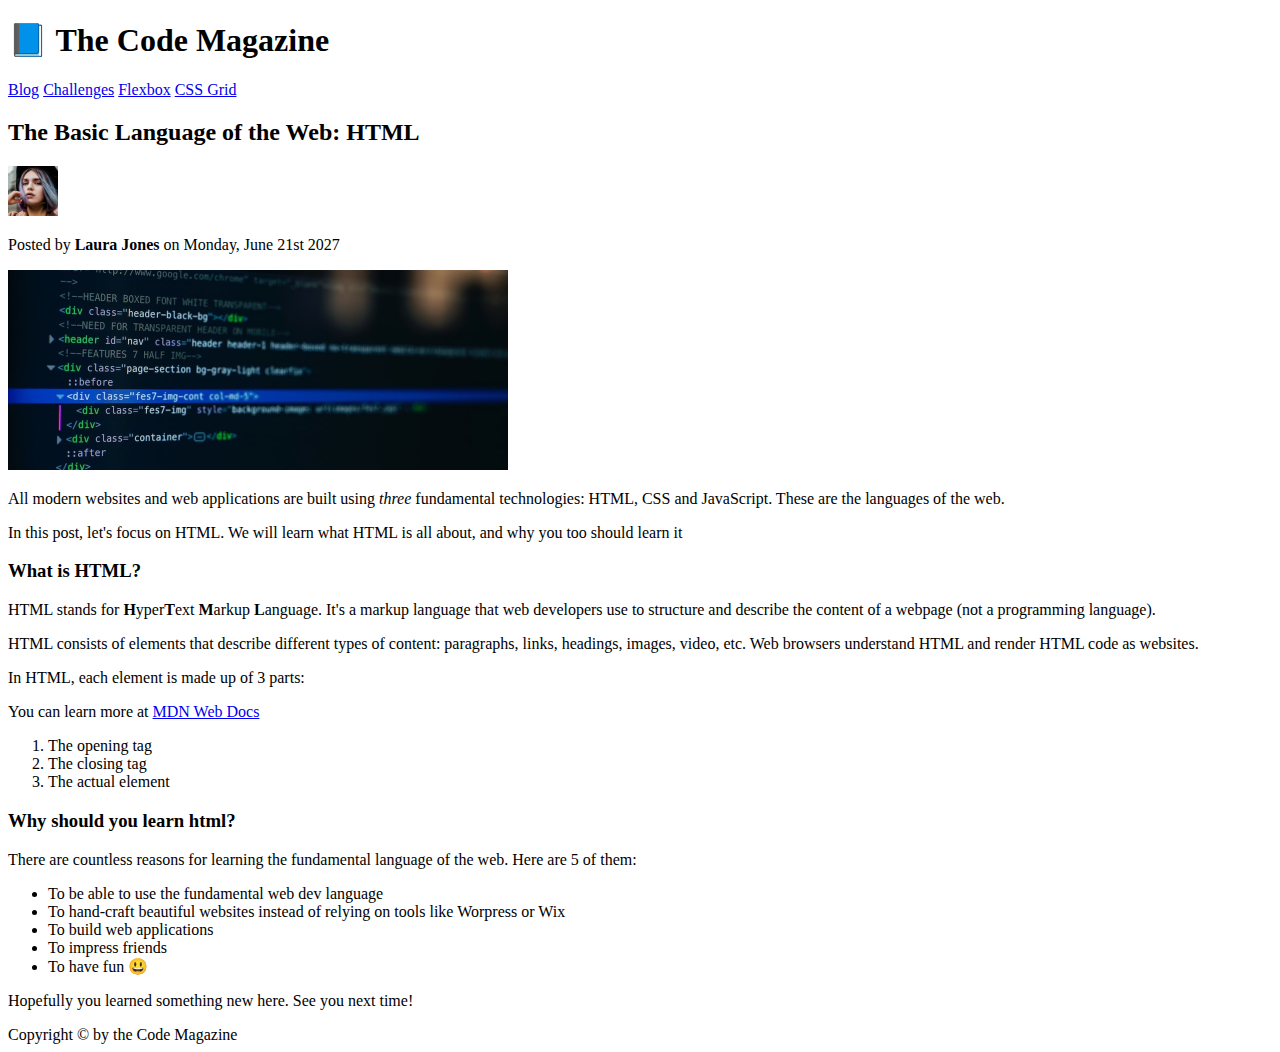
<file: 02-HTML-Fundamentals/index.html>
<!DOCTYPE html>
<html lang="en">
<head>
    <meta charset="UTF-8"/>
    <title>The Basic Language of the web: HTML</title>
</head>

<body>
    <!-- 
    <h1>The Basic Language of the Web</h1>
    <h2>The Basic Language of the Web</h2>
    <h3>The Basic Language of the Web</h3>
    <h4>The Basic Language of the Web</h4>
    <h5>The Basic Language of the Web</h5>
    <h6>The Basic Language of the Web</h6>
    -->
    <header>
        <h1>📘 The Code Magazine</h1>


        <nav>
         <a href="blog.html">Blog</a>
            <a href="#">Challenges</a>
            <a href="#">Flexbox</a>
            <a href="#">CSS Grid</a>
        </nav>
    </header>
   
    <article>
        <h2>The Basic Language of the Web: HTML</h2>

        <img src="laura-jones.jpg" 
        alt="Image of Laura Jones"
        height="50"
        width="50"
        />

        <p>Posted by <strong>Laura Jones</strong> on Monday, June 21st 2027</p>
        <img src="post-img.jpg"
        alt="HTML code on a screen"
        width = "500"
        height="200"
        />

        <p>
            All modern websites and web applications are built using <em>three</em> fundamental 
            technologies: HTML, CSS and JavaScript. These are the languages of the web.
        </p>
    
        <p>
            In this post, let's focus on HTML. We will learn what HTML is all about,
            and why you too should learn it
        </p>

        <h3>What is HTML?</h3>

        <p>
            HTML stands for <strong>H</strong>yper<strong>T</strong>ext <strong>M</strong>arkup <strong>L</strong>anguage. It's
            a markup language that web developers use to structure and describe the
            content of a webpage (not a programming language).
        </p>

        <p>
            HTML consists of elements that describe different types of content:
            paragraphs, links, headings, images, video, etc.
            Web browsers understand HTML and render HTML code as websites. 
        </p>

        <p>
            In HTML, each element is made up of 3 parts:
        </p>

        <p>
            You can learn more at 
            <a href="https://developer.mozilla.org/en-US/docs/Web/HTML"
            target="_blank"  
            >MDN Web Docs</a>  <!--target atrribute: Opens link on a new browser tab-->
        
        </p>

        <ol>
            <li>The opening tag</li>
            <li>The closing tag</li>
            <li>The actual element</li>
        </ol>

    

        <h3>Why should you learn html?</h3>

        <p>
            There are countless reasons for 
            learning the fundamental language 
            of the web. Here are 5 of them:
        </p>


        <ul>
            <li>To be able to use the fundamental web dev language</li>
            <li> To hand-craft beautiful websites instead of relying on tools like Worpress or Wix</li>
            <li>To build web applications</li>
            <li> To impress friends</li>
            <li>To have fun 😃 </li>
        </ul>



        <p>
         Hopefully you learned something new here. See you next time!
        </p>

        </article>

        <footer>
            Copyright &copy; by the Code Magazine
           </footer>

    
    </body>

</html>
</file>
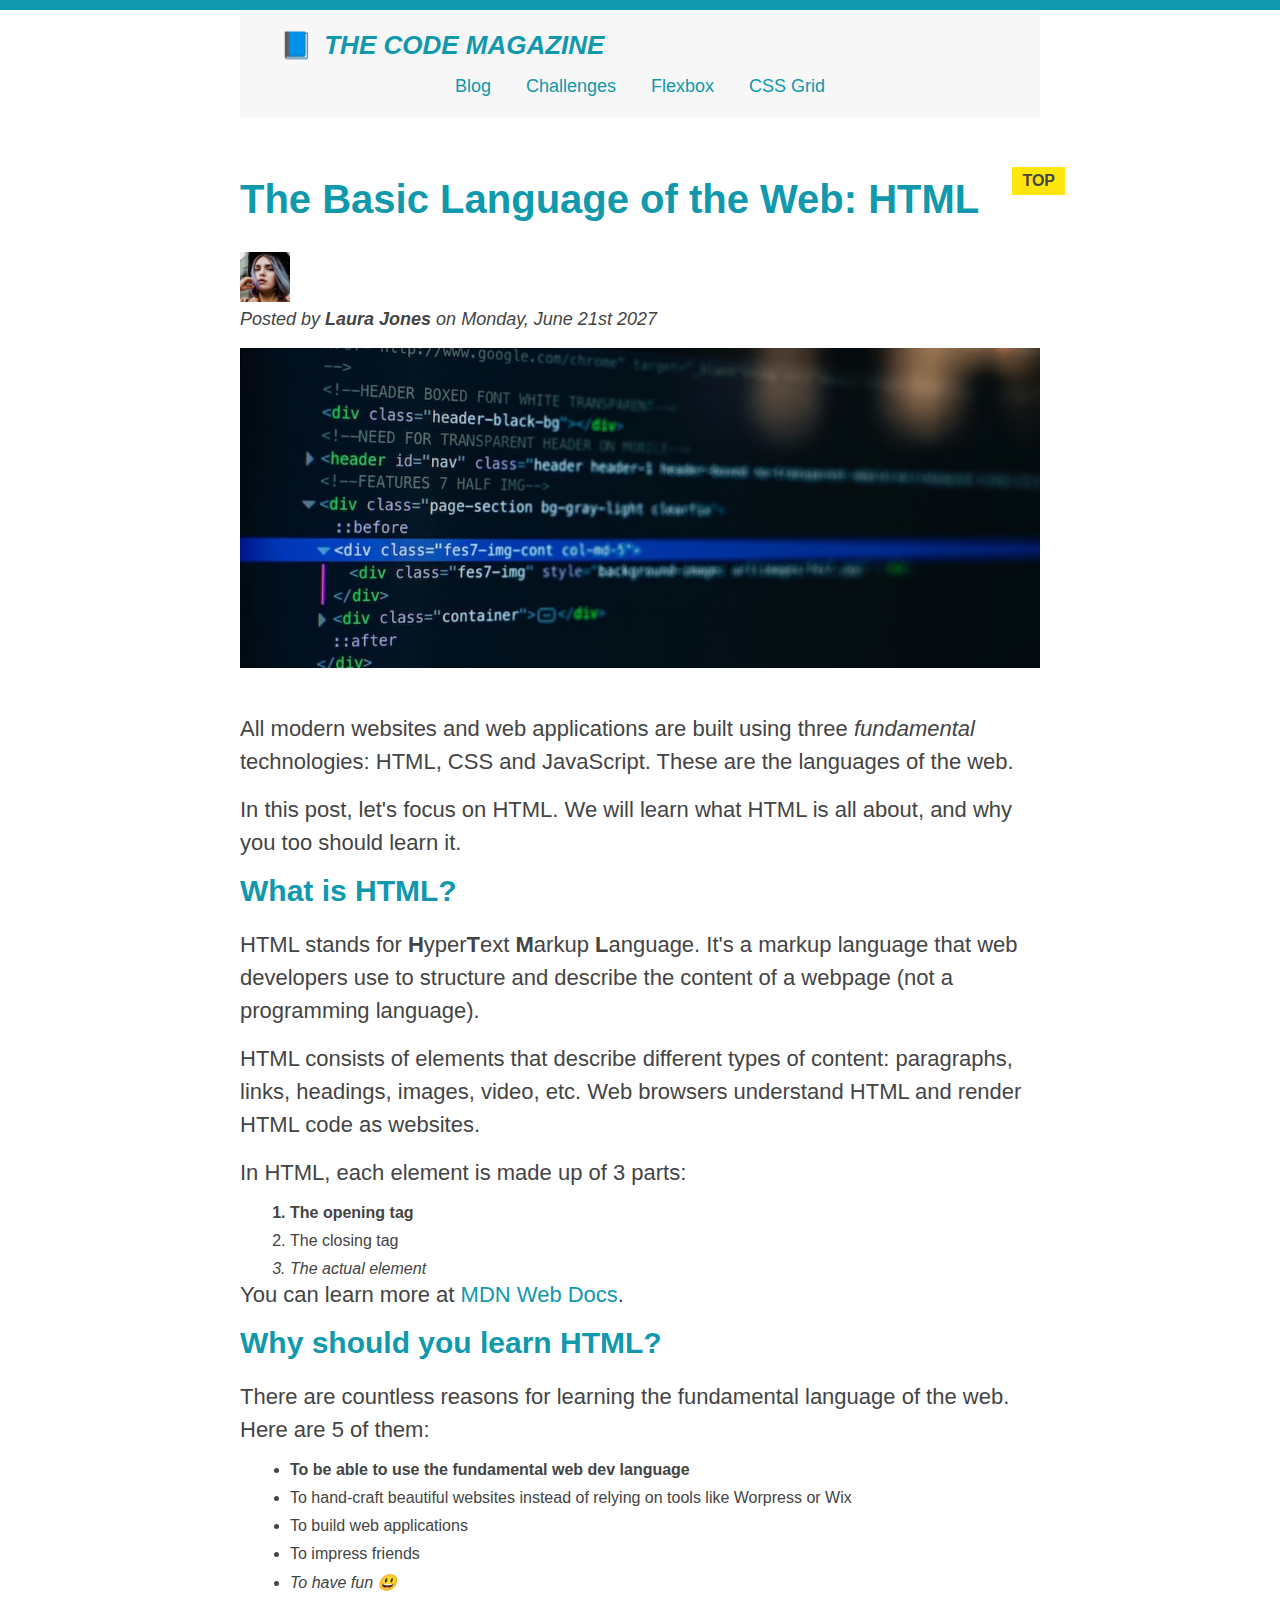
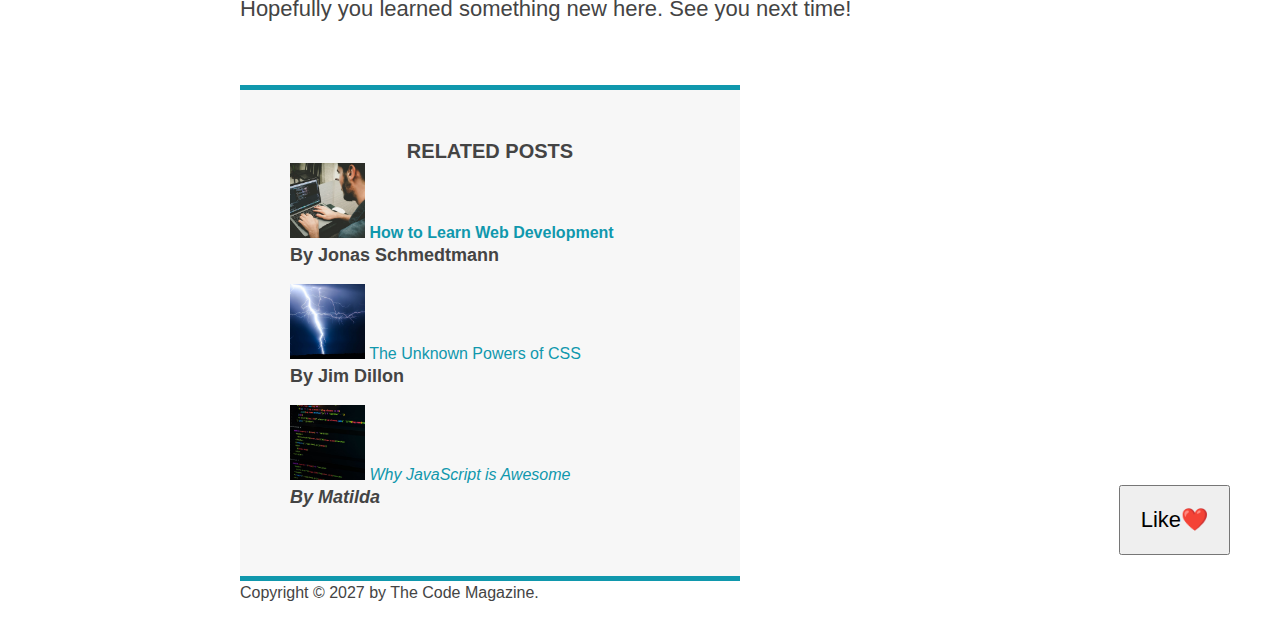
<file: 03-CSS-Fundamentals/index.html>
<!DOCTYPE html>
<html lang="en">
  <head>
    <meta charset="UTF-8" />
    <link href="style.css" rel="stylesheet" />

    <title>The Basic Language of the Web: HTML</title>
  </head>

  <body>
    <!--
    <h1>The Basic Language of the Web: HTML</h1>
    <h2>The Basic Language of the Web: HTML</h2>
    <h3>The Basic Language of the Web: HTML</h3>
    <h4>The Basic Language of the Web: HTML</h4>
    <h5>The Basic Language of the Web: HTML</h5>
    <h6>The Basic Language of the Web: HTML</h6>
    -->

    <div class="container">
      <header class="main-header">
        <h1>📘 The Code Magazine</h1>

        <nav>
          <!-- <strong>This is the navigation</strong> -->
          <a href="blog.html">Blog</a>
          <a href="#">Challenges</a>
          <a href="#">Flexbox</a>
          <a href="#">CSS Grid</a>
        </nav>
      </header>

      <article>
        <header class="post-header">
          <h2>The Basic Language of the Web: HTML</h2>

          <img
            src="img/laura-jones.jpg"
            alt="Headshot of Laura Jones"
            height="50"
            width="50"
          />

          <p id="author">
            Posted by <strong>Laura Jones</strong> on Monday, June 21st 2027
          </p>

          <img
            src="img/post-img.jpg"
            alt="HTML code on a screen"
            width="500"
            height="200"
            class="post-img"
          />
          <button>Like❤️</button>
          
        </header>

        <p>
          All modern websites and web applications are built using three
          <em>fundamental</em>
          technologies: HTML, CSS and JavaScript. These are the languages of the
          web.
        </p>

        <p>
          In this post, let's focus on HTML. We will learn what HTML is all
          about, and why you too should learn it.
        </p>

        <h3>What is HTML?</h3>
        <p>
          HTML stands for <strong>H</strong>yper<strong>T</strong>ext
          <strong>M</strong>arkup <strong>L</strong>anguage. It's a markup
          language that web developers use to structure and describe the content
          of a webpage (not a programming language).
        </p>
        <p>
          HTML consists of elements that describe different types of content:
          paragraphs, links, headings, images, video, etc. Web browsers
          understand HTML and render HTML code as websites.
        </p>
        <p>In HTML, each element is made up of 3 parts:</p>

        <ol>
          <li class="first-li">The opening tag</li>
          <li>The closing tag</li>
          <li>The actual element</li>
        </ol>

        <p>
          You can learn more at
          <a
            href="https://developer.mozilla.org/en-US/docs/Web/HTML"
            target="_blank"
            >MDN Web Docs</a
          >.
        </p>

        <h3>Why should you learn HTML?</h3>

        <p>
          There are countless reasons for learning the fundamental language of
          the web. Here are 5 of them:
        </p>

        <ul>
          <li class="first-li">
            To be able to use the fundamental web dev language
          </li>
          <li>
            To hand-craft beautiful websites instead of relying on tools like
            Worpress or Wix
          </li>
          <li>To build web applications</li>
          <li>To impress friends</li>
          <li>To have fun 😃</li>
        </ul>

        <p>Hopefully you learned something new here. See you next time!</p>
      </article>

      <aside>
        <h4>Related posts</h4>

        <ul class="related">
          <li>
            <img
              src="img/related-1.jpg"
              alt="Person programming"
              width="75"
              height="75"
            />
            <a href="#">How to Learn Web Development</a>
            <p class="related-author">By Jonas Schmedtmann</p>
          </li>
          <li>
            <img
              src="img/related-2.jpg"
              alt="Lightning"
              width="75"
              height="75"
            />
            <a href="#">The Unknown Powers of CSS</a>
            <p class="related-author">By Jim Dillon</p>
          </li>
          <li>
            <img
              src="img/related-3.jpg"
              alt="JavaScript code on a screen"
              width="75"
              height="75"
            />
            <a href="#">Why JavaScript is Awesome</a>
            <p class="related-author">By Matilda</p>
          </li>
        </ul>
      </aside>

      <footer>
        <p id="copyright" class="copyright text">
          Copyright &copy; 2027 by The Code Magazine.
        </p>
      </footer>
    </div>
    
  </body>
</html>
</file>
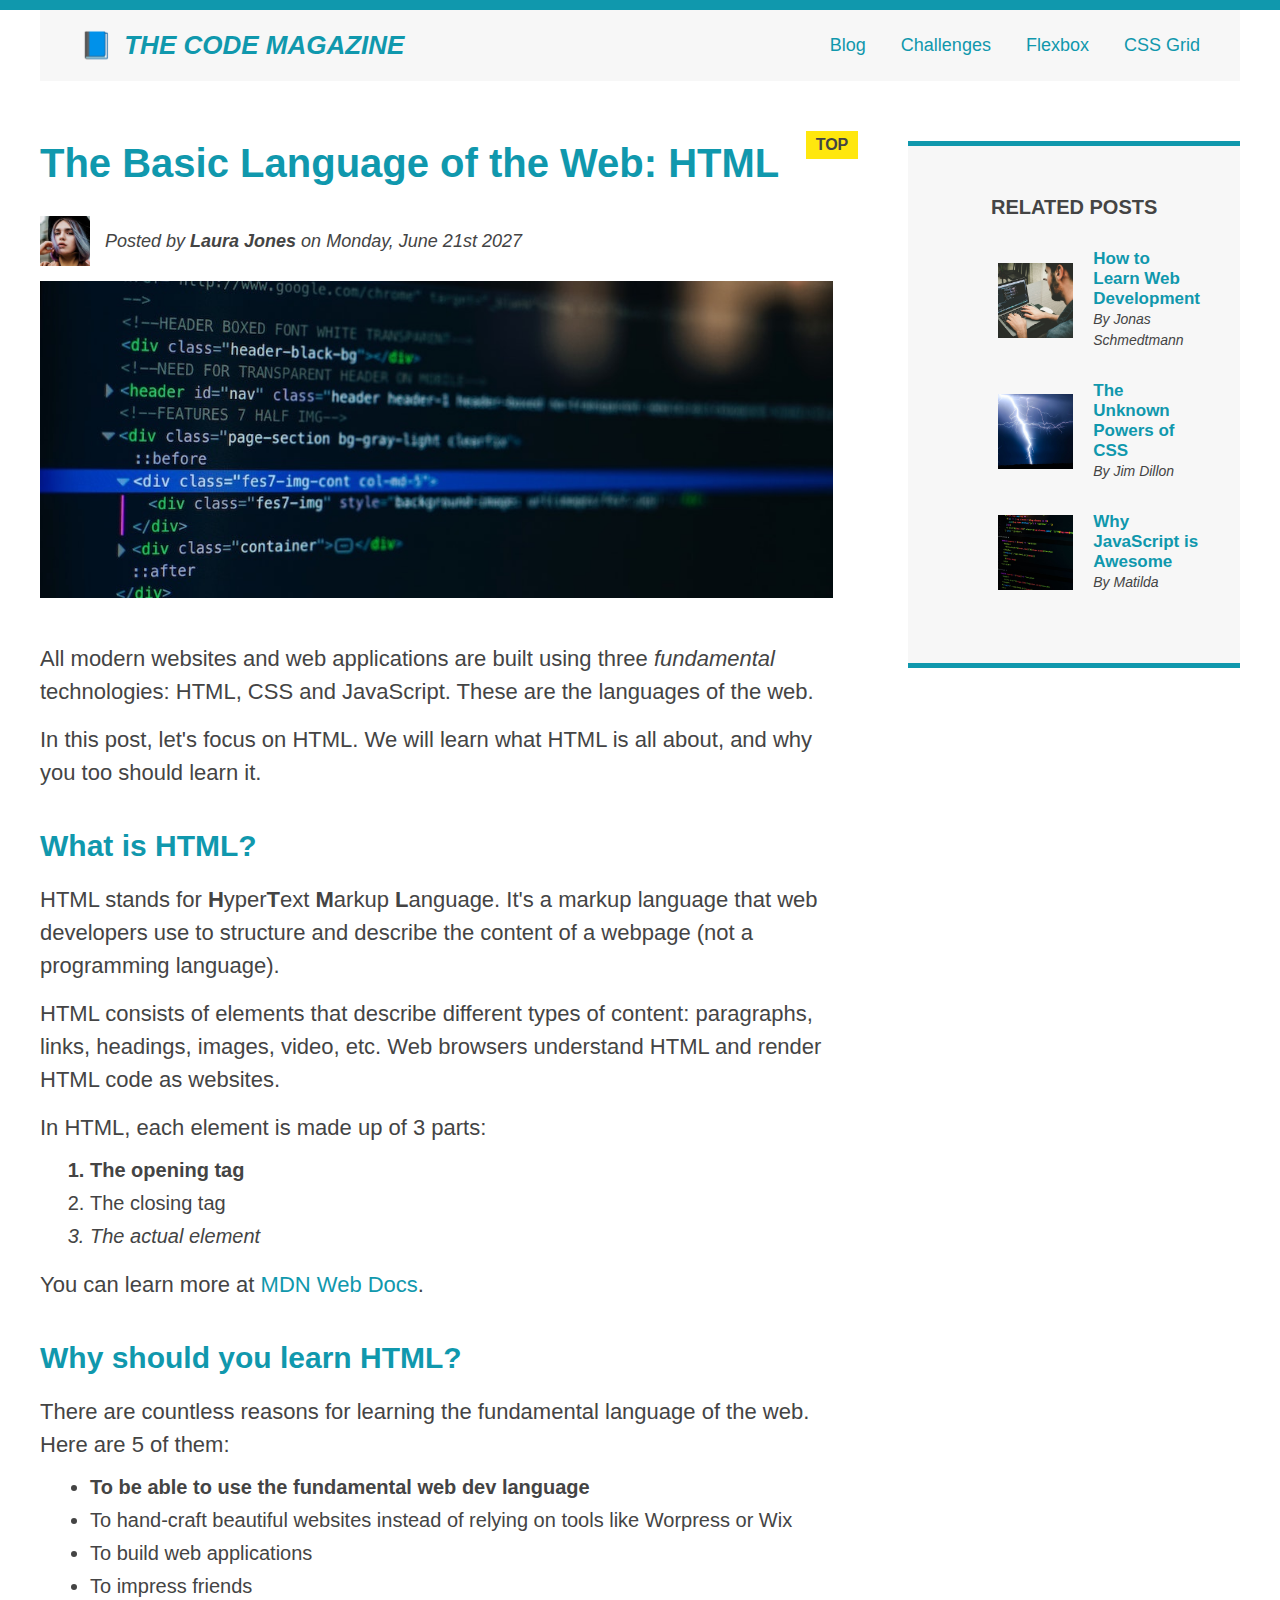
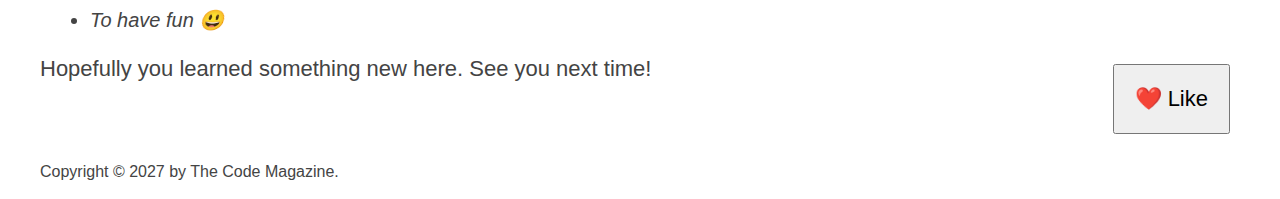
<file: 04-CSS-Layouts/index.html>
<!DOCTYPE html>
<html lang="en">
  <head>
    <meta charset="UTF-8" />
    <link href="style.css" rel="stylesheet" />

    <title>The Basic Language of the Web: HTML</title>
  </head>

  <body>
    <!--
    <h1>The Basic Language of the Web: HTML</h1>
    <h2>The Basic Language of the Web: HTML</h2>
    <h3>The Basic Language of the Web: HTML</h3>
    <h4>The Basic Language of the Web: HTML</h4>
    <h5>The Basic Language of the Web: HTML</h5>
    <h6>The Basic Language of the Web: HTML</h6>
    -->

    <div class="container">
      <header class="main-header clearfix">
        <h1>📘 The Code Magazine</h1>

        <nav>
          <!-- <strong>This is the navigation</strong> -->
          <a href="blog.html">Blog</a>
          <a href="#">Challenges</a>
          <a href="flexbox.html">Flexbox</a>
          <a href="css-grid.html">CSS Grid</a>
        </nav>
       <!-- <div class="clear"></div> -->
      </header>

    <div class="row"> 
      <article>
        <header class="post-header">
          <h2>The Basic Language of the Web: HTML</h2>

          <div class="author-box">

            <img
            src="img/laura-jones.jpg"
            alt="Headshot of Laura Jones"
            height="50"
            width="50"
            class="author-img"
            />
            
            <p id="author" class="author">
              Posted by <strong>Laura Jones</strong> on Monday, June 21st 2027
            </p>
          </div>
            
            <img
            src="img/post-img.jpg"
            alt="HTML code on a screen"
            width="500"
            height="200"
            class="post-img"
            />

          <button>❤️ Like</button>
        </header>

        <p>
          All modern websites and web applications are built using three
          <em>fundamental</em>
          technologies: HTML, CSS and JavaScript. These are the languages of the
          web.
        </p>

        <p>
          In this post, let's focus on HTML. We will learn what HTML is all
          about, and why you too should learn it.
        </p>

        <h3>What is HTML?</h3>
        <p>
          HTML stands for <strong>H</strong>yper<strong>T</strong>ext
          <strong>M</strong>arkup <strong>L</strong>anguage. It's a markup
          language that web developers use to structure and describe the content
          of a webpage (not a programming language).
        </p>
        <p>
          HTML consists of elements that describe different types of content:
          paragraphs, links, headings, images, video, etc. Web browsers
          understand HTML and render HTML code as websites.
        </p>
        <p>In HTML, each element is made up of 3 parts:</p>

        <ol>
          <li class="first-li">The opening tag</li>
          <li>The closing tag</li>
          <li>The actual element</li>
        </ol>

        <p>
          You can learn more at
          <a
            href="https://developer.mozilla.org/en-US/docs/Web/HTML"
            target="_blank"
            >MDN Web Docs</a
          >.
        </p>

        <h3>Why should you learn HTML?</h3>

        <p>
          There are countless reasons for learning the fundamental language of
          the web. Here are 5 of them:
        </p>

        <ul>
          <li class="first-li">
            To be able to use the fundamental web dev language
          </li>
          <li>
            To hand-craft beautiful websites instead of relying on tools like
            Worpress or Wix
          </li>
          <li>To build web applications</li>
          <li>To impress friends</li>
          <li>To have fun 😃</li>
        </ul>

        <p>Hopefully you learned something new here. See you next time!</p>
      </article>

      <aside>
        <h4>Related posts</h4>

        <ul class="related">
          <li class = "related-post">
            <img
              src="img/related-1.jpg"
              alt="Person programming"
              width="75"
              height="75"
            />
            <div>
              <a href="#" class="related-link">How to Learn Web Development</a>
              <p class="related-author">By Jonas Schmedtmann</p>
            </div>
          </li>
          <li class = "related-post">
            <img
              src="img/related-2.jpg"
              alt="Lightning"
              width="75"
              height="75"
            />
            <div>
              <a href="#" class="related-link">The Unknown Powers of CSS</a>
              <p class="related-author">By Jim Dillon</p>
            </div>
          </li>
          <li class = "related-post">
            <img
              src="img/related-3.jpg"
              alt="JavaScript code on a screen"
              width="75"
              height="75"
            />
            <div>
              <a href="#" class="related-link" >Why JavaScript is Awesome</a>
              <p class="related-author">By Matilda</p>
            </div>

          </li>
        </ul>
      </aside>
    </div>

      <footer>
        <p id="copyright" class="copyright text">
          Copyright &copy; 2027 by The Code Magazine.
        </p>
      </footer>
    </div>
  </body>
</html>
</file>
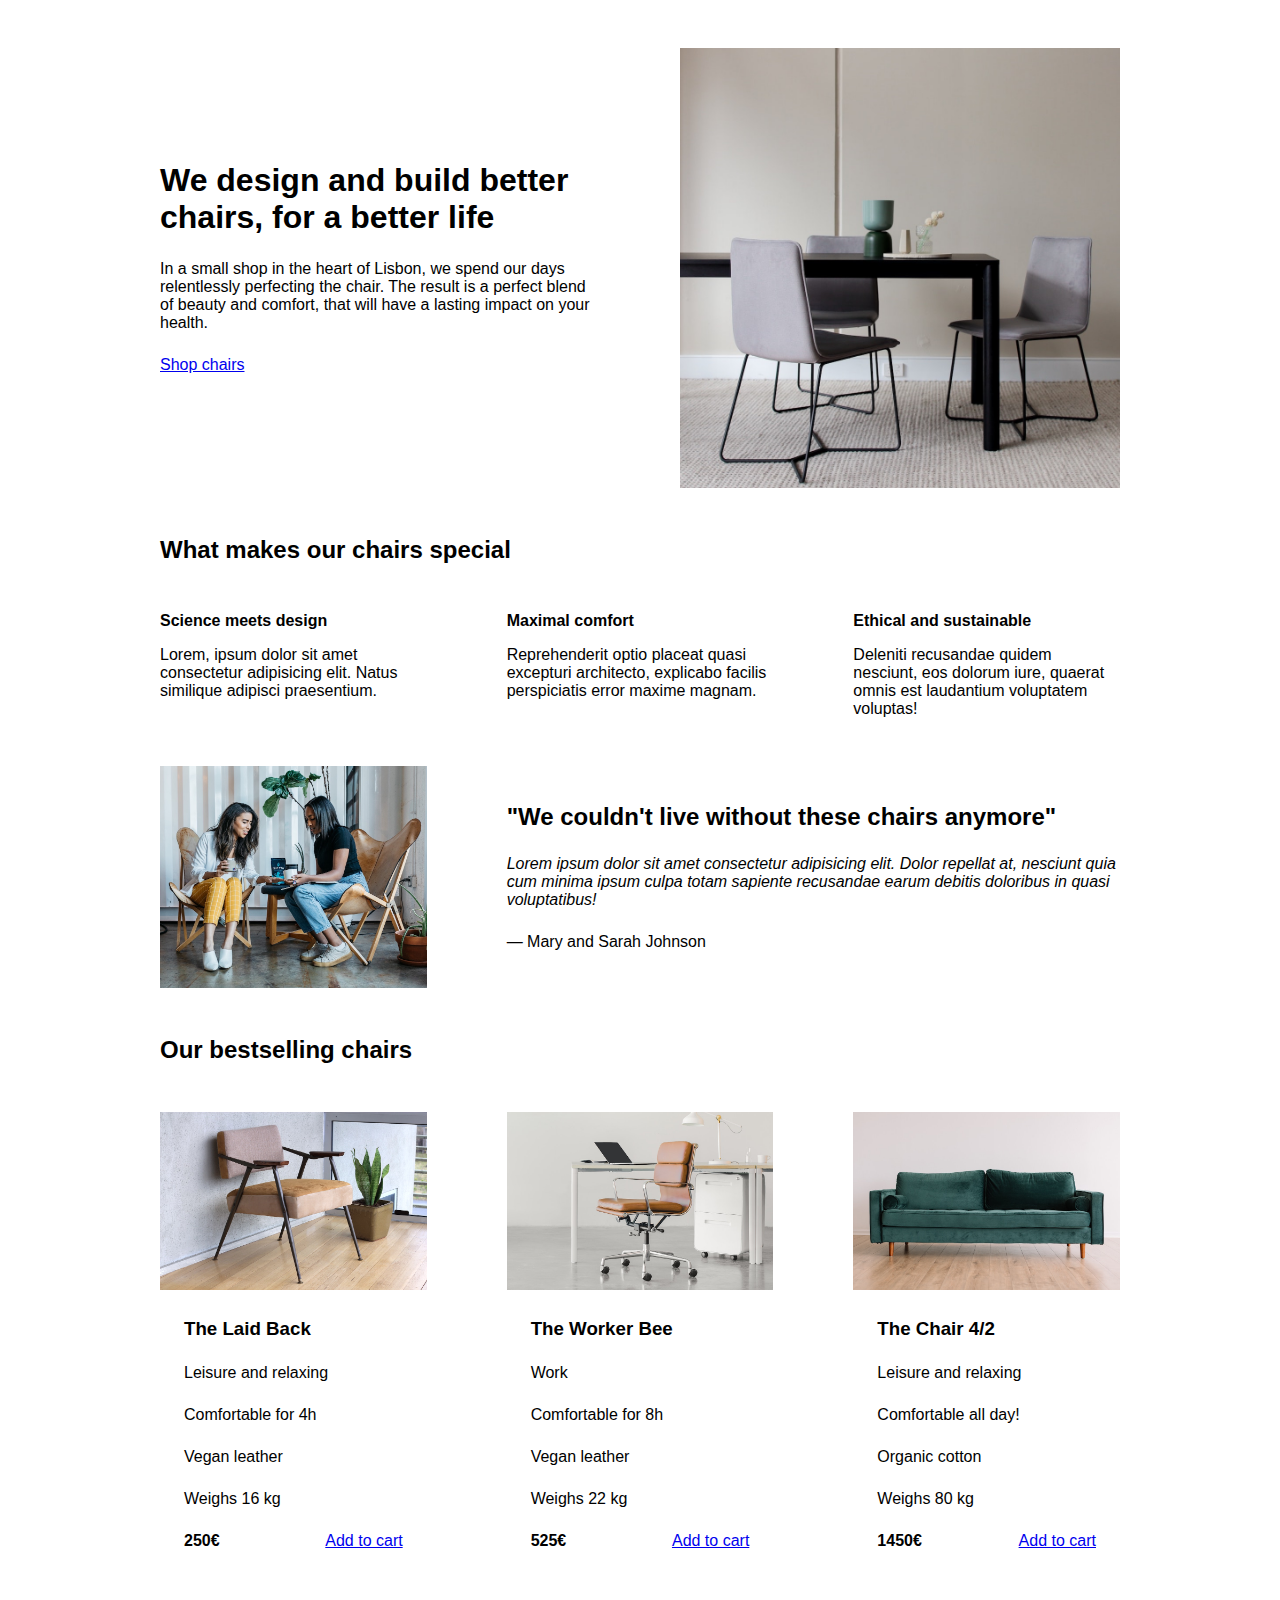
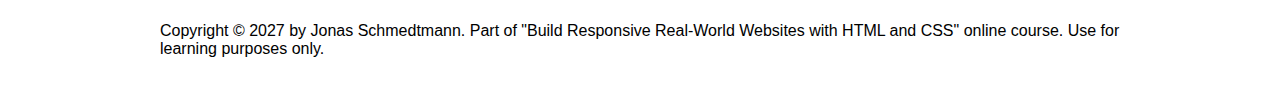
<file: 05-Design/index.html>
<!DOCTYPE html>
<html lang="en">
  <head>
    <meta charset="UTF-8" />
    <meta http-equiv="X-UA-Compatible" content="IE=edge" />
    <meta name="viewport" content="width=device-width, initial-scale=1.0" />

    <link rel="stylesheet" href="style.css" />
    <title>Lisbon Chair Shop</title>
  </head>
  <body>
    <div class="container">
      <header>
        <div class="header-text-box">
          <h1>We design and build better chairs, for a better life</h1>
          <p class="header-text">
            In a small shop in the heart of Lisbon, we spend our days
            relentlessly perfecting the chair. The result is a perfect blend of
            beauty and comfort, that will have a lasting impact on your health.
          </p>
          <a class="btn btn--big" href="#">Shop chairs</a>
        </div>
        <img src="hero.jpg" alt="Photo" />
      </header>

      <section>
        <h2>What makes our chairs special</h2>
        <div class="grid-3-cols">
          <div>
            <p class="features-title"><strong>Science meets design</strong></p>
            <p class="features-text">
              Lorem, ipsum dolor sit amet consectetur adipisicing elit. Natus
              similique adipisci praesentium.
            </p>
          </div>

          <div>
            <p class="features-title">
              <strong>Maximal comfort</strong>
            </p>
            <p class="features-text">
              Reprehenderit optio placeat quasi excepturi architecto, explicabo
              facilis perspiciatis error maxime magnam.
            </p>
          </div>

          <div>
            <p class="features-title">
              <strong>Ethical and sustainable</strong>
            </p>
            <p class="features-text">
              Deleniti recusandae quidem nesciunt, eos dolorum iure, quaerat
              omnis est laudantium voluptatem voluptas!
            </p>
          </div>
        </div>
      </section>

      <section class="testimonial-section">
        <div class="grid-3-cols">
          <img src="customers.jpg" alt="People sitting on chairs" />
          <div class="testimonial-box">
            <h2>"We couldn't live without these chairs anymore"</h2>
            <blockquote class="testimonial-text">
              Lorem ipsum dolor sit amet consectetur adipisicing elit. Dolor
              repellat at, nesciunt quia cum minima ipsum culpa totam sapiente
              recusandae earum debitis doloribus in quasi voluptatibus!
            </blockquote>
            <p class="testimonial-author">&mdash; Mary and Sarah Johnson</p>
          </div>
        </div>
      </section>

      <section>
        <h2>Our bestselling chairs</h2>
        <div class="grid-3-cols">
          <figure class="chair">
            <img src="chair-1.jpg" alt="Chair" />
            <div class="chair-box">
              <h3>The Laid Back</h3>
              <ul class="chair-details">
                <li>
                  <!-- Span is a generic INLINE text element, it doesn't have any meaning. It's like a div element, but inline -->
                  <span>Leisure and relaxing</span>
                </li>
                <li>
                  <span>Comfortable for 4h</span>
                </li>
                <li>
                  <span>Vegan leather</span>
                </li>
                <li>
                  <span>Weighs 16 kg</span>
                </li>
              </ul>
              <div class="chair-price">
                <strong>250€</strong>
                <a href="#" class="btn btn--small">Add to cart</a>
              </div>
            </div>
          </figure>

          <figure class="chair">
            <img src="chair-2.jpg" alt="Chair" />
            <div class="chair-box">
              <h3>The Worker Bee</h3>
              <ul class="chair-details">
                <li>
                  <span>Work</span>
                </li>
                <li>
                  <span>Comfortable for 8h</span>
                </li>
                <li>
                  <span>Vegan leather</span>
                </li>
                <li>
                  <span>Weighs 22 kg</span>
                </li>
              </ul>
              <div class="chair-price">
                <strong>525€</strong>
                <a href="#" class="btn btn--small">Add to cart</a>
              </div>
            </div>
          </figure>

          <figure class="chair">
            <img src="chair-3.jpg" alt="Chair" />
            <div class="chair-box">
              <h3>The Chair 4/2</h3>
              <ul class="chair-details">
                <li>
                  <span>Leisure and relaxing</span>
                </li>
                <li>
                  <span>Comfortable all day!</span>
                </li>
                <li>
                  <span>Organic cotton</span>
                </li>
                <li>
                  <span>Weighs 80 kg</span>
                </li>
              </ul>
              <div class="chair-price">
                <strong>1450€</strong>
                <a href="#" class="btn btn--small">Add to cart</a>
              </div>
            </div>
          </figure>
        </div>
      </section>

      <footer>
        Copyright &copy; 2027 by Jonas Schmedtmann. Part of "Build Responsive
        Real-World Websites with HTML and CSS" online course. Use for learning
        purposes only.
      </footer>
    </div>
  </body>
</html>
</file>
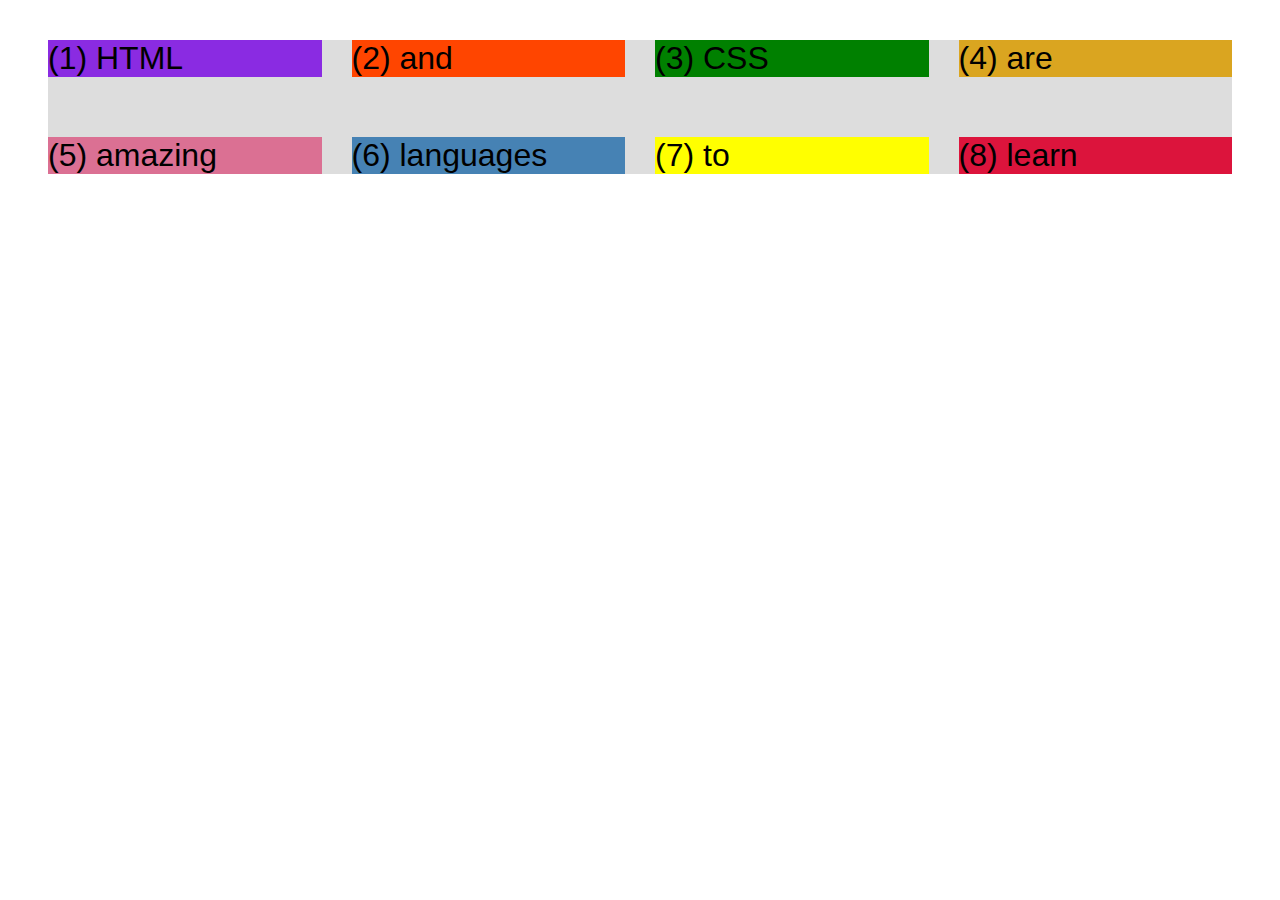
<file: 04-CSS-Layouts/css-grid.html>
<!DOCTYPE html>
<html lang="en">
  <head>
    <meta charset="UTF-8" />
    <meta http-equiv="X-UA-Compatible" content="IE=edge" />
    <meta name="viewport" content="width=device-width, initial-scale=1.0" />
    <title>CSS Grid</title>
    <style>
      .el--1 {
        background-color: blueviolet;
      }
      .el--2 {
        background-color: orangered;
      }
      .el--3 {
        background-color: green;
        /* height: 150px; */
      }
      .el--4 {
        background-color: goldenrod;
      }
      .el--5 {
        background-color: palevioletred;
      }
      .el--6 {
        background-color: steelblue;
      }
      .el--7 {
        background-color: yellow;
      }
      .el--8 {
        background-color: crimson;
      }

      .container--1 {
        /* STARTER */
        font-family: sans-serif;
        background-color: #ddd;
        font-size: 32px;
        margin: 40px;

        /* CSS GRID */
        /*Like flexbox, in CSS Grid we have grid containers and grid items*/
        display: grid; /*Não muda nada, temos que definir as colunas e linhas*/
        /* grid-template-rows: 300px 200px; */
        /* grid-template-columns: 200px 200px 1fr 1fr; 
        fr divide o tamanho restante do container proporcionalmente pra cada coluna*/
        /* grid-template-columns: 1fr 1fr 1fr auto;    auto: will take only the space necessary*/

        grid-template-columns: repeat(4, 1fr);  /*Make 4 columns of 1 fr size*/
        /*As we defined sizes of the first two rolls (they are explicit rows) the other row
         was added automatically because we run out of space int he grid that we defined(implicit row)*/
        /*The only way of defining space between grid items is by the GAP property*/
        /* gap: 30px; */
        grid-template-rows: 1fr auto;

        column-gap: 30px;
        row-gap: 60px;



      }

      .container--2 {
        display: none;
        /* STARTER */
        font-family: sans-serif;
        background-color: black;
        font-size: 40px;
        margin: 100px;

        width: 1000px;
        height: 600px;

        /* CSS GRID */
      }
    </style>
  </head>
  <body>
    <div class="container--1">
      <div class="el el--1">(1) HTML</div>
      <div class="el el--2">(2) and</div>
      <div class="el el--3">(3) CSS</div>
      <div class="el el--4">(4) are</div>
      <div class="el el--5">(5) amazing</div>
      <div class="el el--6">(6) languages</div>
      <div class="el el--7">(7) to</div>
      <div class="el el--8">(8) learn</div>
    </div>

    <div class="container--2">
      <div class="el el--1">(1)</div>
      <div class="el el--3">(3)</div>
      <div class="el el--4">(4)</div>
      <div class="el el--5">(5)</div>
      <div class="el el--6">(6)</div>
      <div class="el el--7">(7)</div>
    </div>
  </body>
</html>
</file>
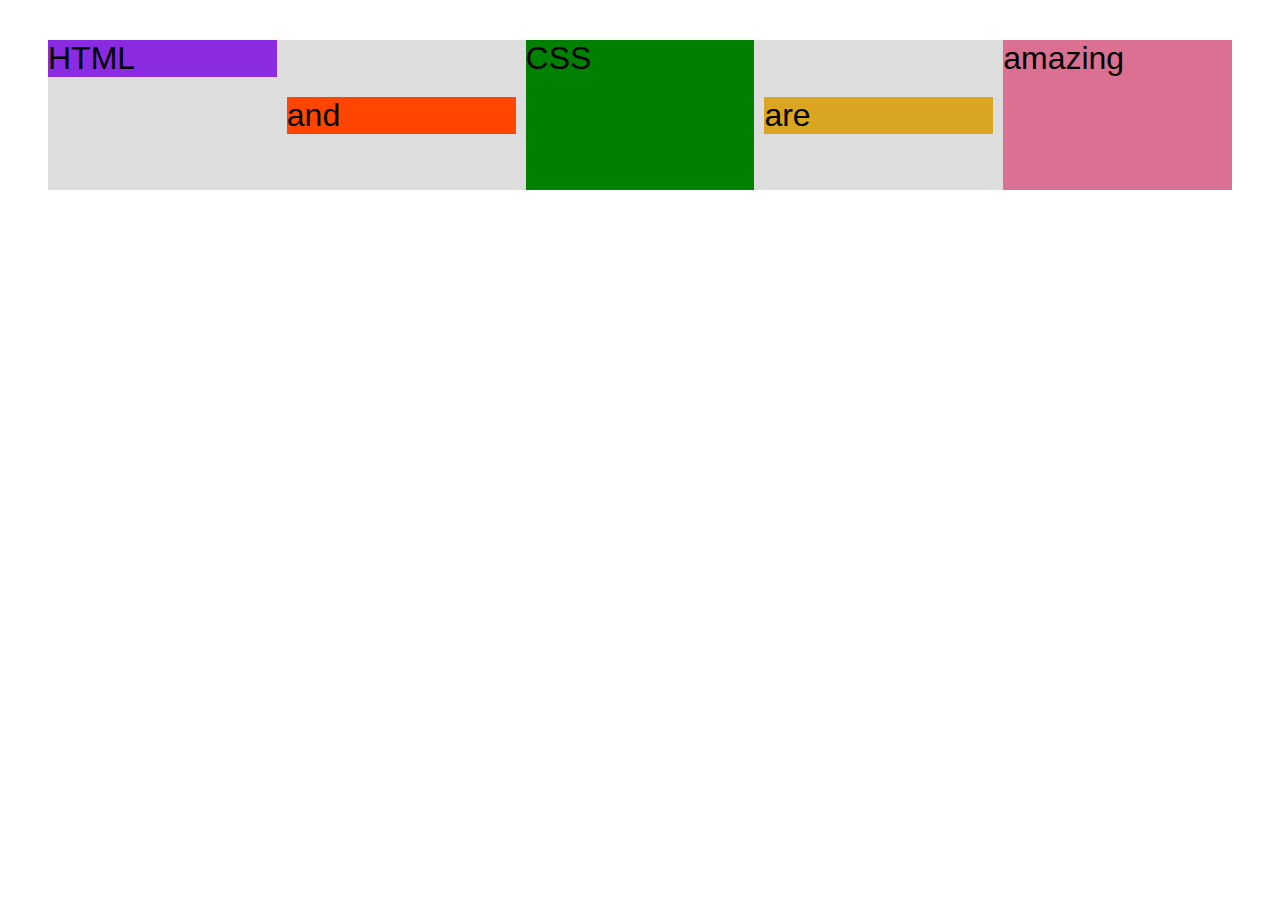
<file: 04-CSS-Layouts/flexbox.html>
<!DOCTYPE html>
<html lang="en">
  <head>
    <meta charset="UTF-8" />
    <meta http-equiv="X-UA-Compatible" content="IE=edge" />
    <meta name="viewport" content="width=device-width, initial-scale=1.0" />
    <title>Flexbox</title>
    <style>
      .el--1 {
        background-color: blueviolet;
      }
      .el--2 {
        background-color: orangered;
      }
      .el--3 {
        background-color: green;
        height: 150px;
      }
      .el--4 {
        background-color: goldenrod;
      }
      .el--5 {
        background-color: palevioletred;
      }
      .el--6 {
        background-color: steelblue;
      }
      .el--7 {
        background-color: yellow;
      }
      .el--8 {
        background-color: crimson;
      }

      .container {
        /* STARTER */
        font-family: sans-serif;
        background-color: #ddd;
        font-size: 32px;
        margin: 40px;

        /* FLEXBOX */
        display: flex;
        /*Horizontally, by default, they all occupy the space needed for the content*/
        /*Vertically, by default, all flex items are as tall as the tallest element*/

        align-items: center;  /*Vertical*/
        justify-content: flex-start; /*Horizontal*/
        gap: 10px; /*Separating flex elements */
      }
      .el{
        /*
        Defaults:
          flex-grow: 0;
          flex-shrink: 1;
          flex-basis: auto; */
        
          /*When we want to size flex items and in particular with, then we usually
          do not use the width property, but instead we use flex-basis*/

          /* flex-basis: 200px; */
          /* flex-shrink: 0;  Determines whether flexbox is allowed to shrink elements if necessary or not
          flex-grow: 1; Determines whether elements are allowed to grow as large as they can or not */

          /*Se todos elementos tiverem o mesmo número de flex-grow, então o espaço restante será dividido iguamente
          para eles ocuparem o maior comprimento possível*/

          /*Se quase todos os elementos tiverem flex-grow de mesmo valor e apenas um tiver um valor maior diferente
          então o elemento que tiver esse valor maior vai receber, proporcionalmente, mais espaço restante do que
          o restante*/

          /*O que fazemos é geralmente setar flex-grow para 1  em todos os flex items, para termos todos elementos
          expandindo para ocupar o espaço vazio*/

          /*Flex basis is not rigid, it´s like a recommendation that we make to the browser, but the browser
          will then figure out the optimal length*/

          /*When we set basis to 200px we can actually see that the width of the elements are not 200px.
          And the reason for that is that by default flexbox is allowed to shrink elements so that they
          fit the container, and so that´s what the flex shrink set to 1 actually means. Again, if there
          is not enough space in a container to fit the items with the size that we describe using flex-basis
           then, flex-box is allowed to shrink these items by default, because flex shrink is set to 1*/

           /*However, if we want to change that, which sometimes we might want, then we can simply set
           flex-shrink to 0 and now you see that the elements are indeed 200 pixels wide*/

           /* flex: 0 0 200px; */
           /*grow - shrink - basis*/
           flex: 1; /*grow: 1*/
      }

      .el--1{
        align-self: flex-start;  /*select a specific flex element and change it´s vertical position*/
        /* order: 2;
        flex-grow: 1; */
      }

      .el--5{
        align-self: stretch;
        order: 1; /*1 é maior que zero (vai pro fim)*/
      }

      .el--6{
        /*by default all order are 0*/
        /*If we want to movr one element to the first position, we simply need to give them a number
        that is lower than zero*/
        order: -1;
      }
    </style>
  </head>
  <body>
    <div class="container">
      <div class="el el--1">HTML</div>
      <div class="el el--2">and</div>
      <div class="el el--3">CSS</div>
      <div class="el el--4">are</div>
      <div class="el el--5">amazing</div>
      <!-- <div class="el el--6">languages</div> -->
      <!-- <div class="el el--7">to</div>
      <div class="el el--8">learn</div> -->
    </div>
  </body>
</html>
</file>
<file: 03-CSS-Fundamentals/style.css>
/*h1,     List selector: style will be applied to all
h2,
h3,
h4,
p,
li{       
    font-family: sans-serif;  
    color: #444;
}


/*Universal selector: */

*{                                        /*This is extremely common, usually the first thing to do.*/
    margin: 0;
    padding: 0;
}



/*Having all the default spaces makes it harder for us to style our page, so, what we want to do is a 
global reset, and basically set all margins and paddings to 0*/


/*
pseudo-elements are elements that don´t exist in the HTML but that we can still select and style in CSS

some common examples of that are the first letter of a paragraph or the first line of a paragraph
*/




/* PAGE SECTIONS */
body{
    color: #444;
    font-family: sans-serif;
    font-size: 16px;

    border-top: 10px solid #1098ad;
    position: relative;
}

.container{
    width: 800px;
    /*margin-left: auto;      Centering page
    margin-right: auto;                        */
    margin: 0 auto;  /*doing the same thing: top and bottom = 0  | left and right auto*/
    
}

.main-header{
    background-color: #f7f7f7;
    /*padding: 20px;
    padding-left: 40px;
    padding-right: 40px; */
    padding: 20px 40px;  /*TOP and BOTTOM*/
    margin-bottom: 60px;        /*It is very common to use mostly space at the bottom to create vertical space*/
    /* height: 80px; */

}

nav{
    font-size: 18px;
    text-align: center;
}

article{
    margin-bottom: 60px;
}

.post-header{
    margin-bottom: 40px;
}

aside{
    background-color: #f7f7f7;
    border-top: 5px solid #1098ad;
    border-bottom: 5px solid #1098ad;
    /*padding-top: 50px;
    padding-bottom: 50px; */
    padding: 50px 0;  /* Top and Bottom 50px, left and right 0px*/
    width: 500px;
}

/* SMALLER ELEMENTS */


h1,
h2,
h3{
    color: #1098ad;
}

h1{
    
    font-size: 26px;
    text-transform: uppercase;
    font-style: italic;
}

h2{
    font-size: 40px;
    margin-bottom: 30px;
}

h3{
    font-size: 30px;
    margin-bottom: 20px;

}

h4{
    font-size: 20px;
    text-transform: uppercase;
    text-align: center;
}

p{
    font-size: 22px;
    line-height: 1.5;
    margin-bottom: 15px;
}

ul,ol{
    margin-left: 50px;  /*To show bulletpoints(they had no space)*/
}

li{
    font-size:16px ;
    margin-bottom: 10px;
    /* display: inline; */
}

li:last-child{
    margin-bottom: 0;
}

/*footer p{  Descendant selector: will select all p elements inside a footer
    font-size:16px;
} */

/*article header p{  Descendant selector: will select all p elements inside a header that are inside a footer 
    font-size: 16px;
} */


/* We can only use each ID once, and we can use classes more than one time*/
#author{  /*ID (#)*/
    font-style: italic;
    font-size: 18px;
}

#copyright{
    font-size: 16px;
}

.related-author{  
    font-size: 18px;
    font-weight: bold;
}

.related{
    list-style: none;
}

/* Geralmente não usamos ID´S */



/* .first-li{
        font-weight-bold
    }                         */


/*Pseudo-Classes: perfect for situations where all child elements are the same*/

li:first-child{           /*Select all li elements that are the first child element.*/
    font-weight: bold;
}

li:last-child{  /*Select all li elements that are the last child element*/
    font-style: italic;
}

/*li:nth-child(2){  /*Select all li elements that are in second and are child elements
    color: red;
}  */


/*A imagem da autora está dentro do primeiro P, logo, n acontece nada*/
article p:first-child{
    color: red;
}

/*Styling links*/
a:link{  /*targets anchor elements that have href attribute*/
    color:#1098ad ;
    text-decoration: none;
}

a:visited{  /*applying style when a link has already been visited*/
    /* color: #777; */
    color: #1098ad;
}

a:hover{  /*applying style when the link is being hovered by mouse  */
    color: orangered;
    font-weight: bold;
    text-decoration:underline  orangered ;
    /*we can define line, style and color in one line*/
}

a:active{  /*applying style to link of the moment we click*/
    background-color: black;
    font-style: italic;
}

.post-img{
    width: 100%;
    height: auto;   /*the auto propertie maintains original ratio of the element*/
}

 nav a:link{
    /*background-color: orangered;
    margin: 20px;
    padding: 20px;
    display:block;                     Como a altura do header estava fixada em 80px, os links(que viraram elementos tipo bloco) invadiram outro elemento. */
    margin-right: 30px;
    margin-top: 15px;
    display: inline-block;
    /*Como agora o elemento é inline-block, margin-top funciona(mesma funcionalidade do elemento do tipo bloco, mas sem ocupar espaço desnecessário)*/
}

nav a:link:last-child{
    margin-right: 0;                   /*setando margin right do último elemento child anchor de nav para 0(chaining two pseudo-classes)*/
}

button{
    font-size: 22px;
    padding: 20px;
    cursor: pointer;
    position: absolute;  /*O elemento button com position absolute terá sua posição top, bottom, left e right de acordo com o elemento pai(position relative)*/
    /*Nesse caso queremos em relação ao body*/
    bottom: 50px;
    right: 50px;
}

/*
pseudo-elements are elements that don´t exist in the HTML but that we can still select and style in CSS

some common examples of that are the first letter of a paragraph or the first line of a paragraph
*/

  /* Pseudo-elements are writen using two colons*/

h1::first-letter{
    font-style: normal;
    margin-right: 5px;
}



/* Adjacent sibling element: is the very next element of an element that is inside a parent container (there is a selector of that) */

/*Let´s say i want to select all p elements that come after a h3


h3 + p ::first-line{
    color: red;
}

*/


/* the most used pseudo-elements are the after and before 

-The after pseudo-element creates a pseudo-element that will automatically be the very first child of the selected element

- It is very useful for some small cosmetic style for which we don´t necessarily add a new element to the html

*/
h2{
    position: relative;
}

h2::before{
    content: "TOP";
    background-color: #ffe70e;
    color: #444;
    font-size: 16px;
    font-weight: bold;
    /*By default, any pseudo element is an inline element, so, if we want to give it any padding, we want the box-model to
    apply to it normally. So in order to do that we need to render this element as an inline block box*/
    display: inline-block;
    padding: 5px 10px;
    position: absolute;
    top: -10px;
    right: -25px;
}
</file>
<file: 04-CSS-Layouts/style.css>
* {
  /* border-top: 10px solid #1098ad; */
  margin: 0;
  padding: 0;
  box-sizing: border-box; /*Altera o box-model padrão*/
}

/* PAGE SECTIONS */
body {
  color: #444;
  font-family: sans-serif;

  border-top: 10px solid #1098ad;
  position: relative;
}

.container {
  width: 1200px;
  /* margin-left: auto;
  margin-right: auto; */
  margin: 0 auto;
}

.main-header {
  background-color: #f7f7f7;
  /* padding: 20px;
  padding-left: 40px;
  padding-right: 40px; */
  padding: 20px 40px;
  margin-bottom: 60px;
  /* height: 80px; */
}

nav {
  font-size: 18px;
  /* text-align: center; */
}

article {
  margin-bottom: 60px;
}

.post-header {
  margin-bottom: 40px;
  /* position: relative; */
}

aside {
  background-color: #f7f7f7;
  border-top: 5px solid #1098ad;
  border-bottom: 5px solid #1098ad;
  /* padding-top: 50px;
  padding-bottom: 50px; */
  padding: 50px 40px;   /*Ao fazermos isso Aside desaparece da página(vamos corrigir)*/
  /*O que acontece é que ao adicionarmos padding left e right 40px, o comprimento do aside excede
  o limite do container pai, então, ele vai pra fora.*/

  /*Width of aside: 300px
  + 40px left + 40px right(excede total)*/

  /*Isso acontece devido ao comportamento padrão do box-model*/
  
}

/* SMALLER ELEMENTS */
h1,
h2,
h3 {
  color: #1098ad;
}

h1 {
  font-size: 26px;
  text-transform: uppercase;
  font-style: italic;
}

h2 {
  font-size: 40px;
  margin-bottom: 30px;
}

h3 {
  font-size: 30px;
  margin-bottom: 20px;
  margin-top: 40px;
}

h4 {
  font-size: 20px;
  text-transform: uppercase;
  text-align: center;
  margin-bottom: 30px;
}

p {
  font-size: 22px;
  line-height: 1.5;
  margin-bottom: 15px;
}

ul,
ol {
  margin-left: 50px;
  margin-bottom: 20px;
}

li {
  font-size: 20px;
  margin-bottom: 10px;
  /* display: inline; */
}

li:last-child {
  margin-bottom: 0;
}

/* footer p {
  font-size: 16px;
} */

/* article header p {
  font-style: italic;
} */

#author {
  font-style: italic;
  font-size: 18px;
}

#copyright {
  font-size: 16px;
}

.related-author {
  font-size: 18px;
  font-weight: bold;
}

/* ul {
  list-style: none;
} */

.related {
  list-style: none;
  margin: left 0;
}

body {
  /* background-color: orangered; */
}

/* .first-li {
  font-weight: bold;
} */

li:first-child {
  font-weight: bold;
}

li:last-child {
  font-style: italic;
}

li:nth-child(even) {
  /* color: red; */
}

/* Misconception: this won't work! */
article p:first-child {
  color: red;
}

/* Styling links */
a:link {
  color: #1098ad;
  text-decoration: none;
}

a:visited {
  /* color: #777; */
  color: #1098ad;
}

a:hover {
  color: orangered;
  font-weight: bold;
  text-decoration: underline orangered;
}

a:active {
  background-color: black;
  font-style: italic;
}
/* LVHA */

.post-img {
  width: 100%;
  height: auto;
}

nav a:link {
  /* background-color: orangered;
  margin: 20px;
  padding: 20px;

  display: block; */

  margin-right: 30px;
  display: inline-block;
}

nav a:link:last-child {
  margin-right: 0;
}

button {
  font-size: 22px;
  padding: 20px;
  cursor: pointer;

  position: absolute;
  /* top: 50px;
  left: 50px; */
  bottom: 50px;
  right: 50px;
}

h1::first-letter {
  font-style: normal;
  margin-right: 5px;
}

h3 + p::first-line {
  /* color: red; */
}

h2 {
  /* background-color: orange; */
  position: relative;
}

h2::before {
  content: "TOP";
  background-color: #ffe70e;
  color: #444;
  font-size: 16px;
  font-weight: bold;
  display: inline-block;
  padding: 5px 10px;
  position: absolute;
  top: -10px;
  right: -25px;
}

/* Resolving conflicts */
/* #copyright {
  color: red;
}

.copyright {
  color: blue;
}

.text {
  color: yellow;
}

footer p {
  color: green !important;
} */

/* nav a:link,
nav p {
  font-size: 18px;
} */

/* FLOATS

.author-img{
  This image os going to be taken out of the document flow just like an
  absolutely positioned element. Now the difference here with floats
  is that all the other elements will basically float around it
  float: left;
   margin-bottom: 20px;
   floated element is able to create margins around it          
}

.author{ 
  Na descrição do autor, devemos colocar padding o suficiente para que ela saia de trás
  da imagem. Somente comprovando o fato que a imagem está fora do fluxo normal.Porém
  se colocarmos a descrição em float, ela será posta logo quando a imagem acabar*
   padding-left: 80px;    
   margin-top: 10px;
   float: left;
   margin-left: 20px;                        

}

O container header que tem (h1 e nav) terá sua altura colapsada ao flutuarmos seus dois child-elements.
Pois é como se não estivessem mais na página(fix with clear)
Só continua sendo visível por conta do padding

Para limparmos o float, criar um elemento div com clear no container(BAD PRACTICE)


h1{
  float: left;
}

nav{
  float: right;
}

.clear{
  clear:both;
}

The clearfix hack is something that has been widely used by many years in the css community.
And the reason for that is exactly to avoid having these empty divs

We add a clearfix class to the parent element with collapsed height

.clearfix::after{  
    - after creates a new element that is going to be the last child element of container
      - It only appears if we define something with content property
      - By default, pseudo elements like after and before are inline elements.
        However, clearing floats like this only really works on a block level element, so
        we set the display property to block
      clear: both;
      content: '';
      display: block;
}


article{
  width: 900px;
  float: left

  We divided the width of both containers the sum be equal to the total width of the parent container
  this way they can be side by side
  

}

aside{
  width: 300px;
  float: right;
  O footer vai acabar flutuando abaixo do aside, precisamos dar clear
}

footer{
  In this situation we don´t need to create any new empty div, or we don´t
  need to use the clearfix class, because we already have that element
  on which we want to clear the float, which is exactly the footer
  clear: both;
}

Nessa situação em que os dois elementos filhos ocupam, juntos, o comprimento total do container pai
não importa se usarmos float right ou float left, e a razão para isso é que não há espaço vazio entre eles.
Mas criando espaço entre eles, diminuindo o comprimento do elemento article criará um espaço entre eles, já
que um está flutuando para esquerda e o outro está flutuando para a direita. Caso eu coloque os dois 
flutuando para esquerda o aside vai colar no article.  */

/*FLEXBOX*/

.main-header{
  display: flex;
  align-items: center; /*aligns vertically*/
  justify-content: space-between;
}

.author-box{
display: flex;
align-items: center;
margin-bottom: 15px;
}

.author{
  margin-bottom: 0;
  margin-left: 15px;
}

.related-post{
  display: flex;
  align-items: center;
  gap: 20px;
  margin-bottom: 30px;
}

.related-link:link{
  font-size: 17px;
  font-weight: bold;
  font-style: normal;
  display: block; /*To margin-bottom work*/

}

.related-author{
  margin-bottom: 0;
  font-size: 14px;
  font-weight: normal;
  font-style: italic;
}

.row{
  /*queremos colocar o article e o aside lado a lado utilizando o flexbox, então criamos uma div
  com a classe row que engloba os dois containeres*/
  display: flex;
  gap: 75px;
  align-items: flex-start;
  margin-bottom: 60px;
}

article{
  flex: 1;
  margin-bottom: 0;
}
aside{
  flex: 0 0 300px;
}
</file>
<file: 05-Design/style.css>
/*
SPACING SYSTEM (px)
2 / 4 / 8 / 12 / 16 / 24 / 32 / 48 / 64 / 80 / 96 / 128

FONT SIZE SYSTEM (px)
10 / 12 / 14 / 16 / 18 / 20 / 24 / 30 / 36 / 44 / 52 / 62 / 74 / 86 / 98
*/

* {
  margin: 0;
  padding: 0;
  box-sizing: border-box;
}

/* ------------------------ */
/* GENERAL STYLES */
/* ------------------------ */
body {
  font-family: sans-serif;
}

.container {
  width: 960px;
  margin: 0 auto;
}

header,
section {
  margin-bottom: 48px;
}

h2 {
  margin-bottom: 48px;
}

.grid-3-cols {
  display: grid;
  grid-template-columns: repeat(3, 1fr);
  column-gap: 80px;
}

/* ------------------------ */
/* COMPONENT STYLES */
/* ------------------------ */

/* HEADER */
header {
  display: grid;
  grid-template-columns: repeat(2, 1fr);
  column-gap: 80px;
  margin-top: 48px;
}

.header-text-box {
  align-self: center;
}

h1 {
  margin-bottom: 24px;
}

.header-text {
  margin-bottom: 24px;
}

img {
  width: 100%;
}

/* FEATURES */
.features-icon {
}

.features-title {
  margin-bottom: 16px;
}

.features-text {
}

/* TESTIMONIAL */
.testimonial-section {
}

.testimonial-box {
  grid-column: 2 / -1;
  align-self: center;
}

.testimonial-box h2 {
  margin-bottom: 24px;
}

.testimonial-text {
  font-style: italic;
  margin-bottom: 24px;
}

/* CHAIRS */
.chair-box {
  padding: 24px;
}

h3 {
  margin-bottom: 24px;
}

.chair-details {
  list-style: none;
  margin-bottom: 24px;
}

.chair-details li {
  display: flex;
  align-items: center;
  gap: 12px;
  margin-bottom: 24px;
}

.chair-details li:last-child {
  margin-bottom: 0;
}

.chair-icon {
}

.chair-price {
  display: flex;
  justify-content: space-between;
}

footer {
  margin-bottom: 48px;
}
</file>
